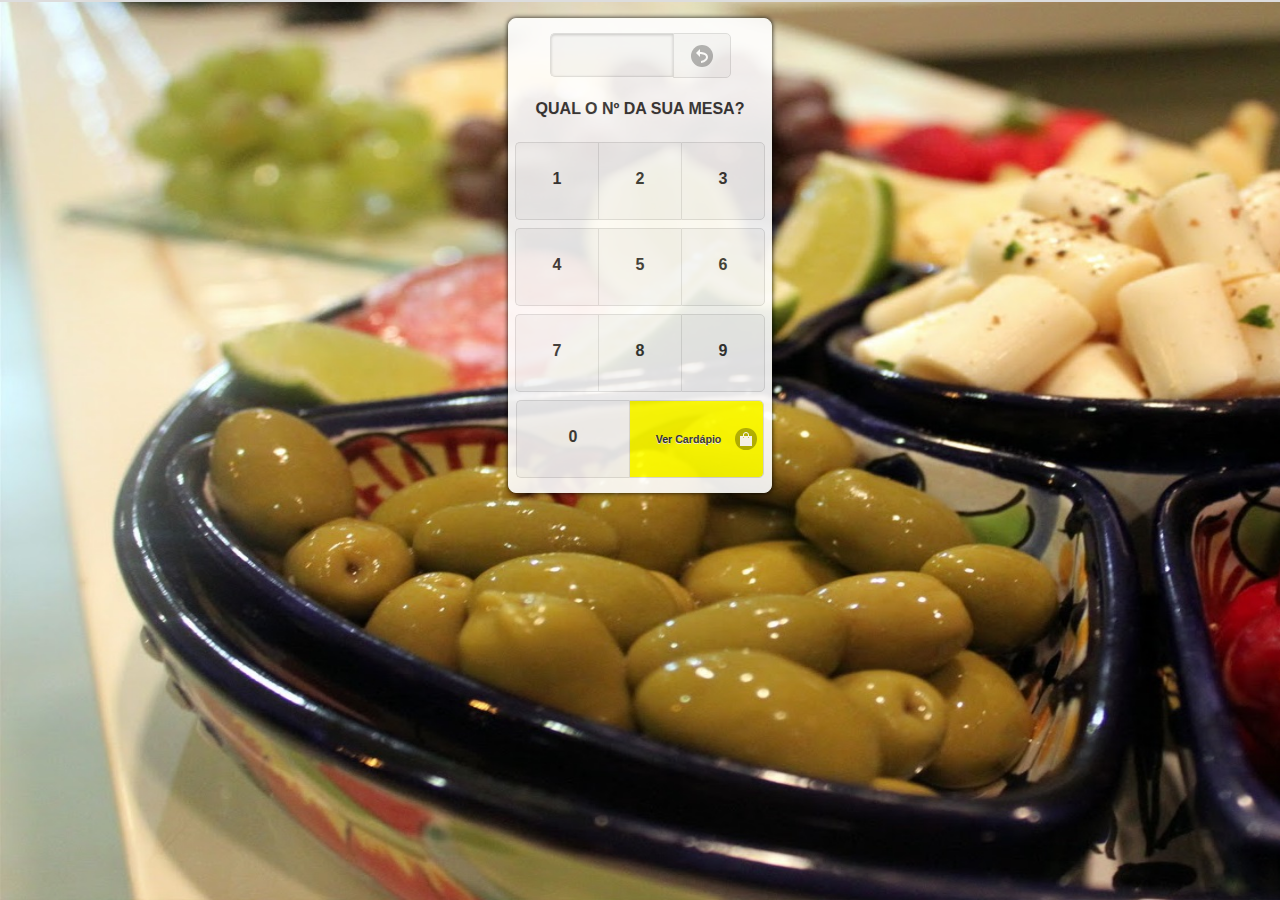
<file: index.html>
<!DOCTYPE html>
<html lang="pt-br">
<head>
<meta charset="UTF-8" name="viewport" content="width=device-width, initial-scale=1, minimum-scale=1, maximum-scale=1">
	<title> Escolha seu lugar
	</title>
</head>
<body>


	<div data-role="page">
<!-- cabeçalho -->
<div data-role="header"> 
 
</div>
		
<!-- conteúdo -->
<div data-role="content" class="ui-content">
		<CENTER>
	 

	<div class="teclado">   
	<div data-role="controlgroup" data-type="horizontal">
    <input type="text" id="numeroDaMesa" class="numero" data-wrapper-class="controlgroup-textinput ui-btn">
    <input type="button" data-icon="back ui-btn-icon-notext desfazer" data-enabled="" value=" ."/></div>
	

	<h4 class="titulo">QUAL O Nº DA SUA MESA?</h4>
 	<div data-role="controlgroup" data-type="horizontal">
    	<a href="#" data-rel="popup" data-position-to="window" data-transition="pop" class="ui-btn ui-btn-inline, tecla">1</a>
    	<a href="#" data-rel="popup" data-position-to="window" data-transition="pop" class="ui-btn ui-btn-inline, tecla">2</a>
    	<a href="#" data-rel="popup" data-position-to="window" data-transition="pop" class="ui-btn ui-btn-inline tecla">3</a>
	</div>
	<div data-role="controlgroup" data-type="horizontal">
    	<a href="#" data-rel="popup" data-position-to="window" data-transition="pop" class="ui-btn ui-btn-inline tecla">4</a>
    	<a href="#" data-rel="popup" data-position-to="window" data-transition="pop" class="ui-btn ui-btn-inline tecla">5</a>
    	<a href="#" data-rel="popup" data-position-to="window" data-transition="pop" class="ui-btn ui-btn-inline tecla">6</a>
	</div>
	<div data-role="controlgroup" data-type="horizontal">
    	<a href="#" data-rel="popup" data-position-to="window" data-transition="pop" class="ui-btn ui-btn-inline tecla" data-rel="popup" data-position-to="window" data-transition="pop">7</a>
    	<a href="#" data-rel="popup" data-position-to="window" data-transition="pop" class="ui-btn ui-btn-inline tecla" data-rel="popup" data-position-to="window" data-transition="pop">8</a>
    	<a href="#" data-rel="popup" data-position-to="window" data-transition="pop" class="ui-btn ui-btn-inline tecla" >9</a>
	</div>
	<div data-role="controlgroup" data-type="horizontal">
		<a href="#" data-rel="popup" data-position-to="window" data-transition="pop" class="ui-btn ui-btn-inline tecla zero">0</a>	 
 
		<button class="ui-shadow ui-btn ui-corner-all ui-icon-shop ui-btn-icon-right btConfirma">Ver Cardápio</button>
	</div>

</div>


<!-- POPUP -->
<div data-role="popup" id="popupDialog" data-overlay-theme="b" data-theme="a" data-dismissible="false" style="max-width:400px;">
    <div data-role="header" data-theme="a">
    <h1>CONFIRMAÇÃO</h1>
    </div>
    <div role="main" class="ui-content">
    	 <p>VOCÊ CONFIRMA O Nº DE SUA MESA: </p>

      <a href="#" class="ui-btn ui-corner-all ui-shadow ui-btn" data-rel="back" data-transition="flow">SIM</a>
      <a href="#" class="ui-btn ui-corner-all ui-shadow ui-btn" data-rel="back">NÃO</a>
    </div>
</div>
 



 
<link rel="stylesheet" type="text/css" href="css/jquery.mobile.structure-1.4.3.min.css">
<link rel="stylesheet" type="text/css" href="css/jquery.mobile.theme-1.4.3.min.css">
<link rel="stylesheet" type="text/css" href="css/jquery.mobile-1.4.3.min.css">
<link rel="stylesheet" type="text/css" href="css/teclado.css">

<script src="js/jquery-2.1.1.min.js"></script>
<script src="js/jquery.mobile-1.4.3.min.js"></script>

<script type="text/javascript">

	var botaoVerCardapio = function(){
		var numeroDaMesa = $("#numeroDaMesa").val();
 
	$.ajax({
		
        type: "GET",
        url: "http://127.0.0.1:8080/CardapioManager/cardapio",
    	contentType: "application/json; charset=utf-8",
		dataType: 'json',
		ProcessData: true,
	    success: function(json){
	                alert(json);
	        }
    	});
}
	var inicializar=function (){
		
 		$(".tecla").on("click",function(event){
 			nMesa = $(this).text();
 			$("#numeroDaMesa").val($("#numeroDaMesa").val()+nMesa);
 		 console.log(nMesa);
	 	})

	 	$(".desfazer").on("click",function(){
	 		$("#numeroDaMesa").val("");
	 	})

	 	$(".btConfirma").on("click",botaoVerCardapio);

	};



	$(inicializar);
</script>
</body>
</html>
</file>
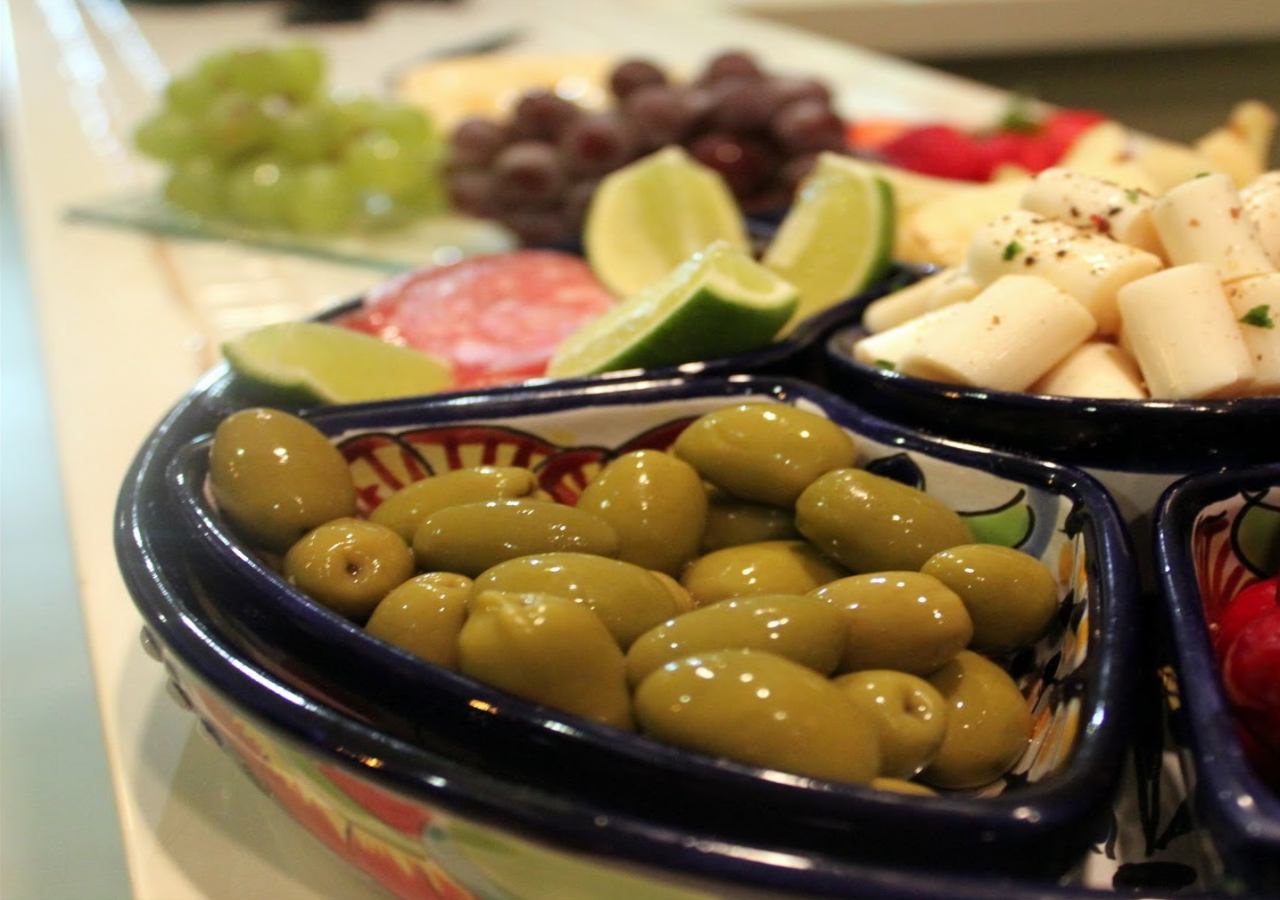
<file: cardapio.html>
<!DOCTYPE html>
<html lang="pt-br">
<head>
<meta charset="UTF-8" name="viewport" content="width=device-width, initial-scale=1, minimum-scale=1, maximum-scale=1">
	<title> Escolha seu lugar
	</title>
</head>
<body>


<link rel="stylesheet" type="text/css" href="css/jquery.mobile.structure-1.4.3.min.css">
<link rel="stylesheet" type="text/css" href="css/jquery.mobile.theme-1.4.3.min.css">
<link rel="stylesheet" type="text/css" href="css/jquery.mobile-1.4.3.min.css">
<link rel="stylesheet" type="text/css" href="css/teclado.css">

<script src="js/jquery-2.1.1.min.js"></script>
<script src="js/jquery.mobile-1.4.3.min.js"></script>


<script type="text/javascript">
var pegarAtributosUrl = function(){
		var hash={};
		var url = window.location.search.replace("?","");
		var item = url.split("&");
		for(var i=0; i < item.length; i++){
			var array = item[i].split("=");
			var chave = array[0];
			var valor = array[1];
			hash[chave] = valor;
		}
		return hash;
};

var inicializar=function(){
	
}

	$(inicializar);
</script>
</body>
</html>
</file>
<file: css/teclado.css>
body{background: url("../imagens/bg_teclado_1.jpg");

    }
.ui-body {
    background: url("../imagens/bg_teclado_1.jpg");
 background-size: 140% 100%;
}
.ui-page {
    background: url("../imagens/bg_teclado_1.jpg");
 background-size: 140% 100%;
}
 

.teclado{
	display: block; position: relative; margin: auto;  padding: 10px; width: 250px;
	background: white;
	border: 1px solid #fffff8; border-radius: 8px;
	padding:6px !important;
	opacity: 0.90;
    filter: alpha(opacity=90);
    box-shadow: 0px 0px 5px #000000 ;
	}
 
 .tecla{width: 50px; height: 50px; padding-top: 26px !important; padding-bottom:0px !important; display: block; }
 .tecla.zero {width: 80px !important; display: inline-block;};

.titulo{text-align: center !important; text-transform: uppercase; display: block; margin:auto;}

.numeroMesa{
	 font-weight: bold;
	 font-size: 18pt;
	 color:blue;
	 max-width: 240px;
}

.numeroMesa .numero{
	width: 200px; display: inline-block;
}
 
.numeroMesa .icone{
	float:right; display: inline-block;
	top: -8px;
	border:0px;
	background: transparent;
}
.numeroMesa .icone:hover{
 	background: transparent;
}

.btConfirma{width: 96px !important; height: 31px;display:inline-block; padding-top: 24px !important; padding-bottom:21px !important; font-size: 8pt; background-color: yellow !important}

.controlgroup-textinput{
    padding-top:.22em;
    padding-bottom:.22em;
    width: 90px; font-weight: bold !important;
    text-shadow: 2px 2px 2px #fffff9;
}
</file>
